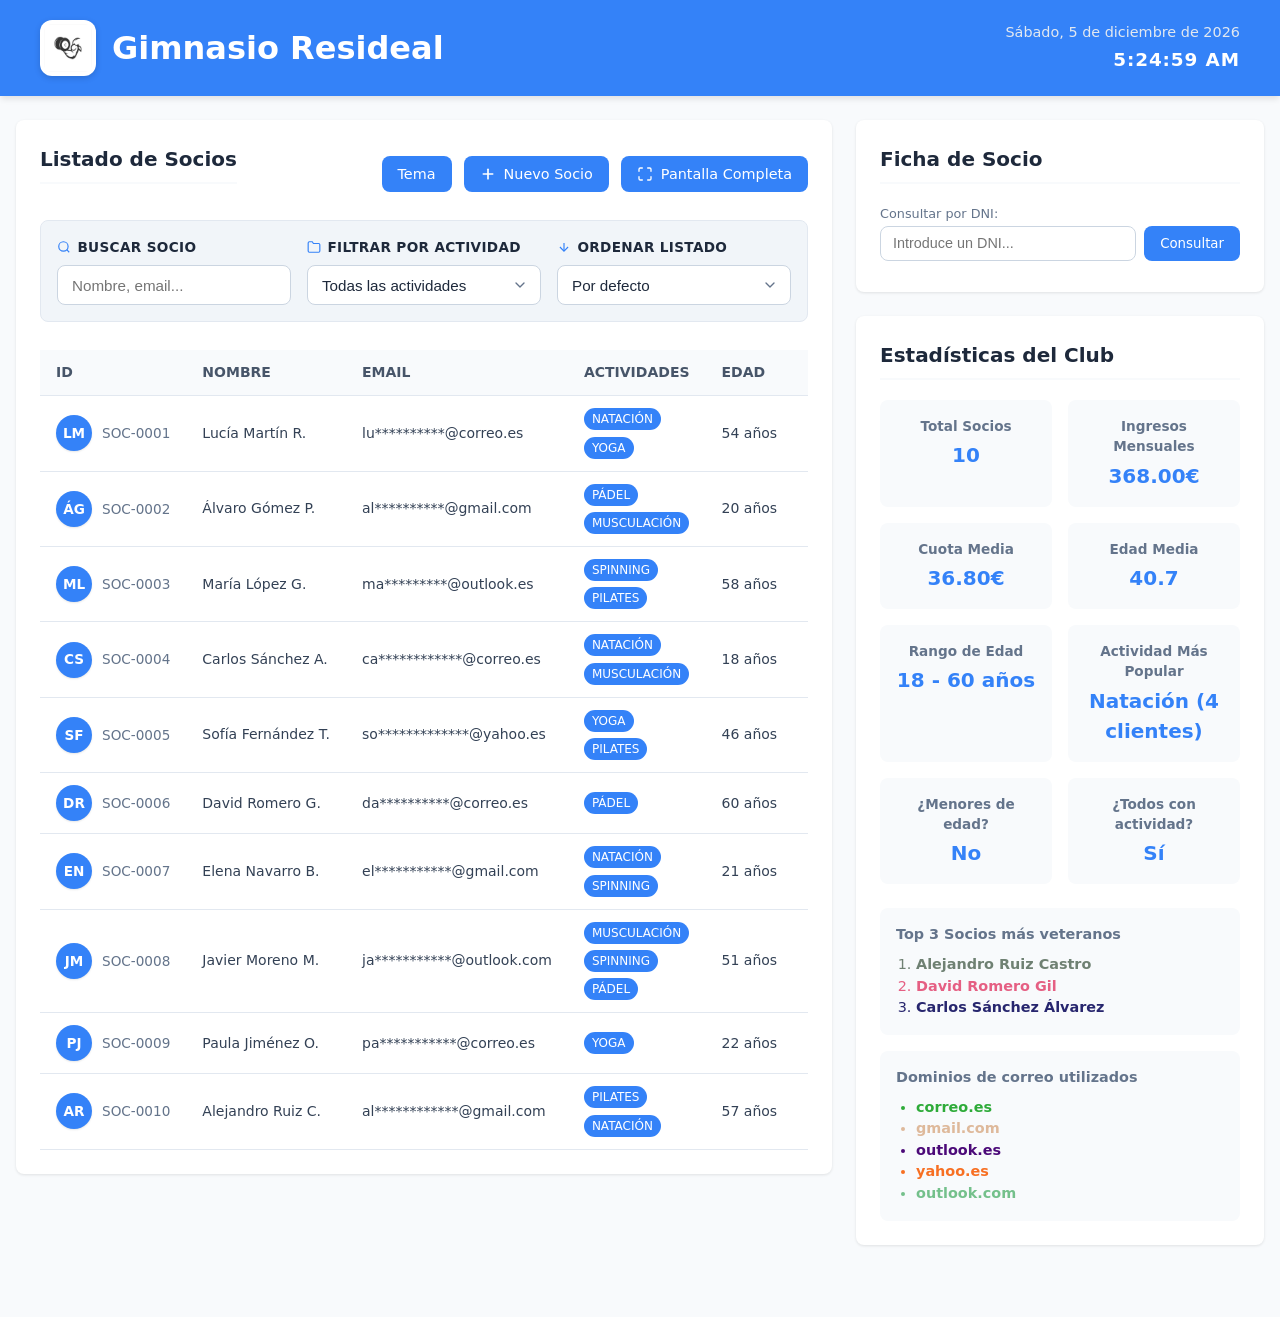
<file: index.html>
<!doctype html>
<html lang="es">
  <head>
    <!-- Define la codificación de texto del documento. -->
    <meta charset="UTF-8" />
    <!-- Ajusta la página al ancho del dispositivo. -->
    <meta name="viewport" content="width=device-width, initial-scale=1.0" />
    <!-- Establece el título que aparece en la pestaña del navegador. -->
    <title>Gestor de Socios - Club Resideal</title>
    <link rel="icon" type="image/ico" href="public/img/logo.ico" />
    <!-- Carga los estilos de la aplicación. -->
    <link rel="stylesheet" href="public/css/style.css" />
    <!-- Inicia los módulos JavaScript de la aplicación. -->
    <script type="module" src="public/js/main.js"></script>
  </head>
  <body>
    <!-- Muestra el nombre del club, la fecha y la hora. -->
    <header id="main-header">
      <div class="header-content">
        <img
          class="header-logo"
          src="public/img/logo.ico"
          alt="Logo del club"
        />
        <h1>Gimnasio Resideal</h1>
        <div class="datetime-container">
          <span id="current-date"></span>
          <span id="current-time"></span>
        </div>
      </div>
    </header>

    <main class="container">
      <!-- Agrupa el listado y el panel lateral del club. -->
      <div class="dashboard-grid">
        <!-- Presenta el listado de socios y sus controles. -->
        <section class="card">
          <div class="section-header">
            <h2>Listado de Socios</h2>
            <div class="header-actions">
              <button id="theme" title="Cambiar de tema" class="btn-primary">
                Tema
              </button>
              <button id="btn-open-alta" class="btn-primary">
                <svg
                  width="16"
                  height="16"
                  viewBox="0 0 24 24"
                  fill="none"
                  stroke="currentColor"
                  stroke-width="2.5"
                  stroke-linecap="round"
                  stroke-linejoin="round"
                >
                  <line x1="12" y1="5" x2="12" y2="19"></line>
                  <line x1="5" y1="12" x2="19" y2="12"></line>
                </svg>
                Nuevo Socio
              </button>
              <button
                id="btn-fullscreen"
                class="btn-primary"
                title="Pantalla completa"
              >
                <svg
                  width="16"
                  height="16"
                  viewBox="0 0 24 24"
                  fill="none"
                  stroke="currentColor"
                  stroke-width="2"
                  stroke-linecap="round"
                  stroke-linejoin="round"
                >
                  <path
                    d="M8 3H5a2 2 0 0 0-2 2v3m18 0V5a2 2 0 0 0-2-2h-3m0 18h3a2 2 0 0 0 2-2v-3M3 16v3a2 2 0 0 0 2 2h3"
                  ></path>
                </svg>
                Pantalla Completa
              </button>
            </div>
          </div>

          <!-- Permite buscar socios, filtrar actividades y ordenar resultados. -->
          <div class="controls-bar">
            <div class="control-card">
              <label for="input-search">
                <svg
                  width="14"
                  height="14"
                  viewBox="0 0 24 24"
                  fill="none"
                  stroke="currentColor"
                  stroke-width="2"
                >
                  <circle cx="11" cy="11" r="8"></circle>
                  <line x1="21" y1="21" x2="16.65" y2="16.65"></line>
                </svg>
                Buscar socio
              </label>
              <input
                type="text"
                id="input-search"
                placeholder="Nombre, email..."
              />
            </div>

            <div class="control-card">
              <label for="select-activity-filter">
                <svg
                  width="14"
                  height="14"
                  viewBox="0 0 24 24"
                  fill="none"
                  stroke="currentColor"
                  stroke-width="2"
                >
                  <path
                    d="M22 19a2 2 0 0 1-2 2H4a2 2 0 0 1-2-2V5a2 2 0 0 1 2-2h5l2 3h9a2 2 0 0 1 2 2z"
                  ></path>
                </svg>
                Filtrar por actividad
              </label>
              <select id="select-activity-filter"></select>
            </div>

            <div class="control-card">
              <label for="select-order">
                <svg
                  width="14"
                  height="14"
                  viewBox="0 0 24 24"
                  fill="none"
                  stroke="currentColor"
                  stroke-width="2"
                >
                  <line x1="12" y1="5" x2="12" y2="19"></line>
                  <polyline points="19 12 12 19 5 12"></polyline>
                </svg>
                Ordenar listado
              </label>
              <select id="select-order">
                <option value="default">Por defecto</option>
                <option value="nombre">Por Nombre</option>
                <option value="apellidos">Por Apellidos</option>
                <option value="jovenes">Más jóvenes primero</option>
                <option value="antiguos">Más antiguos primero</option>
                <option value="cuota">Por cuota (Menor a mayor)</option>
                <option value="cuotamayor">Por cuota (Mayor a menor)</option>
              </select>
            </div>
          </div>

          <!-- Muestra los socios en una tabla adaptable. -->
          <div class="table-responsive">
            <table>
              <thead>
                <tr>
                  <th>ID</th>
                  <th>NOMBRE</th>
                  <th>EMAIL</th>
                  <th>ACTIVIDADES</th>
                  <th>EDAD</th>
                  <th>CUOTA</th>
                  <th>ANTIGÜEDAD</th>
                </tr>
              </thead>
              <tbody id="tbody-socios">
                <!-- JavaScript inserta aquí las filas de socios. -->
              </tbody>
            </table>
          </div>
        </section>

        <!-- Agrupa la consulta individual y las estadísticas del club. -->
        <div class="sidebar-column">
          <!-- Permite consultar la ficha de un socio por su DNI. -->
          <section class="card">
            <h2>Ficha de Socio</h2>
            <div class="control-group">
              <label for="input-dni-search">Consultar por DNI:</label>
              <div class="search-inline">
                <input
                  type="text"
                  id="input-dni-search"
                  placeholder="Introduce un DNI..."
                  maxlength="9"
                />
                <button id="btn-search-dni" class="btn-primary">
                  Consultar
                </button>
              </div>
              <div id="datosConsulta"></div>
            </div>
          </section>

          <!-- Muestra los totales y resúmenes de los socios. -->
          <section class="card">
            <h2>Estadísticas del Club</h2>
            <div class="stats-grid">
              <div class="stat-box">
                <h3>Total Socios</h3>
                <p id="stat-total-socios">0</p>
              </div>
              <div class="stat-box">
                <h3>Ingresos Mensuales</h3>
                <p id="stat-ingresos">0.00 €</p>
              </div>
              <div class="stat-box">
                <h3>Cuota Media</h3>
                <p id="stat-cuota-media">0.00 €</p>
              </div>
              <div class="stat-box">
                <h3>Edad Media</h3>
                <p id="stat-edad-media">0.0 años</p>
              </div>
              <div class="stat-box">
                <h3>Rango de Edad</h3>
                <p>
                  <span id="stat-edad-min">0</span> -
                  <span id="stat-edad-max">0</span> años
                </p>
              </div>
              <div class="stat-box">
                <h3>Actividad Más Popular</h3>
                <p id="stat-populares">-</p>
              </div>
              <div class="stat-box">
                <h3>¿Menores de edad?</h3>
                <p id="stat-menores">-</p>
              </div>
              <div class="stat-box">
                <h3>¿Todos con actividad?</h3>
                <p id="stat-todos-actividad">-</p>
              </div>
            </div>

            <div class="stats-extra-grid">
              <div class="stat-box-large">
                <h3>Top 3 Socios más veteranos</h3>
                <ol id="stat-veteranos-list"></ol>
              </div>
              <div class="stat-box-large">
                <h3>Dominios de correo utilizados</h3>
                <ul id="stat-dominios-list"></ul>
              </div>
            </div>
          </section>
        </div>
      </div>
    </main>

    <!-- Contiene el formulario para registrar un socio nuevo. -->
    <div id="modal-alta" class="custom-modal-backdrop hidden">
      <div class="custom-modal-content">
        <div class="modal-header">
          <h2>Dar de Alta Nuevo Socio</h2>
          <button id="btn-close-alta" class="btn-close">&times;</button>
        </div>
        <div class="modal-body">
          <!-- Recoge los datos necesarios para crear el socio. -->
          <form id="form-alta" novalidate>
            <!-- Solicita el nombre del socio. -->
            <div class="form-group">
              <label for="alta-nombre">Nombre:</label>
              <input
                type="text"
                id="alta-nombre"
                name="nombre"
                placeholder="Ej: María José"
              />
              <span class="error-msg" id="error-nombre"></span>
            </div>

            <!-- Solicita los apellidos del socio. -->
            <div class="form-group">
              <label for="alta-apellidos">Apellidos:</label>
              <input
                type="text"
                id="alta-apellidos"
                name="apellidos"
                placeholder="Ej: Martín Ruiz"
              />
              <span class="error-msg" id="error-apellidos"></span>
            </div>

            <!-- Solicita el documento de identidad del socio. -->
            <div class="form-group">
              <label for="alta-dni">DNI:</label>
              <input
                type="text"
                id="alta-dni"
                name="dni"
                placeholder="12345678Z"
                maxlength="9"
              />
              <span class="error-msg" id="error-dni"></span>
            </div>

            <!-- Solicita el correo de contacto del socio. -->
            <div class="form-group">
              <label for="alta-email">Email:</label>
              <input
                type="email"
                id="alta-email"
                name="email"
                autocomplete="email"
                placeholder="correo@dominio.es"
              />
              <span class="error-msg" id="error-email"></span>
            </div>

            <!-- Solicita el teléfono de contacto del socio. -->
            <div class="form-group">
              <label for="alta-telefono">Teléfono:</label>
              <input
                type="text"
                id="alta-telefono"
                name="telefono"
                placeholder="612 345 678"
                maxlength="11"
              />
              <span class="error-msg" id="error-telefono"></span>
            </div>

            <!-- Solicita la fecha de nacimiento para validar la edad. -->
            <div class="form-group">
              <label for="alta-nacimiento">Fecha de Nacimiento:</label>
              <input
                type="text"
                id="alta-nacimiento"
                name="nacimiento"
                placeholder="dd/mm/aaaa"
              />
              <span class="error-msg" id="error-nacimiento"></span>
            </div>

            <!-- Solicita la cuota mensual del socio. -->
            <div class="form-group form-full" style="max-width: 50%">
              <label for="alta-cuota">Cuota Mensual (€):</label>
              <input
                type="number"
                id="alta-cuota"
                name="cuota"
                step="0.01"
                placeholder="35"
                min="1"
                max="100"
              />
              <span class="error-msg" id="error-cuota"></span>
            </div>

            <!-- Permite elegir las actividades del socio. -->
            <fieldset class="form-group form-full">
              <legend>Actividades:</legend>
              <div class="tags-container" id="alta-actividades"></div>
              <span class="error-msg" id="error-actividades"></span>
            </fieldset>

            <button type="submit" class="btn-primary btn-block form-full">
              Registrar Socio
            </button>
          </form>
        </div>
      </div>
    </div>

    <!-- Recibe los avisos temporales de éxito y error. -->
    <div id="toast-container" class="toast-container" aria-live="polite"></div>
  </body>
</html>
</file>
<file: public/css/style.css>
/* Guarda los colores, bordes y medidas compartidos por la interfaz. */
:root {
  --primary-color: #3482f8;
  --primary-hover: #1d5ed8;
  --bg-color: #f8fafc;
  --card-bg: #ffffff;
  --text-color: #1e293b;
  --text-muted: #64748b;
  --border-color: #cbd5e1;
  --error-color: #dc2626;
  --success-color: #16a34a;
  --radius: 8px;
}

/* Elimina márgenes por defecto y usa un modelo de caja predecible. */
*,
*::before,
*::after {
  box-sizing: border-box;
  margin: 0;
  padding: 0;
}

/* Define la tipografía, el fondo y el color general de la página. */
body {
  font-family:
    system-ui,
    -apple-system,
    BlinkMacSystemFont,
    "Segoe UI",
    Roboto,
    Oxygen,
    Ubuntu,
    Cantarell,
    sans-serif;
  background-color: var(--bg-color);
  color: var(--text-color);
  line-height: 1.5;
  padding-bottom: 3rem;
  overflow-x: hidden;
}

/* Evita el desplazamiento del fondo mientras hay un modal abierto. */
body:has(.custom-modal-backdrop:not(.hidden)) {
  overflow: hidden;
}

/* Da jerarquía visual a los títulos de sección. */
h2 {
  margin-bottom: 1.25rem;
  font-size: 1.25rem;
  color: var(--text-color);
  border-bottom: 2px solid var(--bg-color);
  padding-bottom: 0.5rem;
}

/* Atenúa los textos secundarios y los títulos de estadísticas. */
.text-muted,
.stat-box h3,
.stat-box-large h3 {
  color: var(--text-muted);
  font-size: 0.9rem;
}

/* Oculta elementos marcados como no visibles. */
.hidden {
  display: none !important;
}

/* Destaca la cabecera principal con el color de marca. */
#main-header {
  background-color: var(--primary-color);
  color: white;
  padding: 1.25rem 1rem;
  box-shadow: 0 4px 6px -1px rgb(0 0 0 / 0.1);
}

/* Centra la cabecera y el contenedor con un ancho máximo común. */
.header-content,
.container {
  max-width: 1400px;
  margin: 0 auto;
  padding: 0 1.5rem;
}

/* Alinea el título y el reloj de la cabecera. */
.header-content {
  display: flex;
  justify-content: flex-start;
  align-items: center;
  flex-wrap: nowrap;
  gap: 1rem;
}

/* Mantiene el título junto al logo y empuja la fecha hacia el extremo derecho. */
.header-content h1 {
  margin-right: auto;
}

/* Ajusta el logo al tamaño de la cabecera sin deformarlo. */
.header-logo {
  width: 3.5rem;
  height: 3.5rem;
  padding: 0.25rem;
  object-fit: contain;
  flex: 0 0 auto;
  background-color: white;
  border-radius: 0.75rem;
  box-shadow: 0 2px 6px rgb(0 0 0 / 0.15);
}

/* Apila la fecha y la hora al lado derecho de la cabecera. */
.datetime-container {
  display: flex;
  flex-direction: column;
  align-items: flex-end;
  gap: 0.15rem;
}

/* Ajusta el tamaño y el color de la fecha. */
#current-date {
  font-size: 0.9rem;
  font-weight: 500;
  color: #e2e8f0;
}

/* Destaca la hora y mantiene alineadas sus cifras. */
#current-time {
  font-size: 1.15rem;
  font-weight: 700;
  letter-spacing: 0.05em;
  font-variant-numeric: tabular-nums;
}

/* Separa verticalmente el contenido principal de la página. */
.container {
  margin-top: 1.5rem;
  margin-bottom: 1.5rem;
  padding: 0 1rem;
  display: flex;
  flex-direction: column;
  gap: 1.5rem;
}

/* Apila el listado y el panel lateral en pantallas estrechas. */
.dashboard-grid {
  display: grid;
  grid-template-columns: 1fr;
  gap: 1.5rem;
  align-items: start;
}

/* Coloca el listado y el panel lateral en columnas amplias. */
@media (min-width: 1024px) {
  /* Da más espacio al listado y reserva una columna para el panel lateral. */
  .dashboard-grid {
    grid-template-columns: 2fr 1fr;
  }
}

/* Presenta cada sección dentro de una tarjeta. */
.card {
  background: var(--card-bg);
  border-radius: var(--radius);
  padding: 1rem;
  box-shadow: 0 1px 3px 0 rgb(0 0 0 / 0.1);
  overflow: hidden;
}

/* Aumenta el espacio interior de las tarjetas en pantallas medianas. */
@media (min-width: 768px) {
  /* Añade más espacio interior cuando aumenta el ancho de pantalla. */
  .card {
    padding: 1.5rem;
  }
}

/* Alinea el título de la sección con sus botones. */
.section-header {
  display: flex;
  justify-content: space-between;
  align-items: center;
  margin-bottom: 1rem;
  flex-wrap: wrap;
  gap: 1rem;
}

/* Distribuye las acciones del encabezado y permite que se ajusten. */
.header-actions {
  display: flex;
  gap: 0.75rem;
  align-items: center;
  flex-wrap: wrap;
  width: 100%;
}

/* Coloca las acciones en una fila cuando hay espacio suficiente. */
@media (min-width: 640px) {
  /* Ajusta el ancho del grupo de acciones al contenido. */
  .header-actions {
    width: auto;
  }
}

/* Alinea los botones del encabezado y reparte su espacio. */
.header-actions button {
  display: inline-flex;
  align-items: center;
  gap: 0.5rem;
  font-size: 0.9rem;
  flex: 1;
  justify-content: center;
}

/* Evita que los botones se estiren en pantallas amplias. */
@media (min-width: 640px) {
  /* Evita que los botones conserven el crecimiento flexible. */
  .header-actions button {
    flex: initial;
  }
}

/* Distribuye los controles de búsqueda en una cuadrícula adaptable. */
.controls-bar {
  display: grid;
  grid-template-columns: repeat(auto-fit, minmax(180px, 1fr));
  gap: 1rem;
  margin-bottom: 1.75rem;
  background: #f1f5f9;
  padding: 1rem;
  border-radius: var(--radius);
  border: 1px solid #e2e8f0;
}

/* Apila cada etiqueta encima de su control. */
.control-card {
  display: flex;
  flex-direction: column;
  gap: 0.5rem;
}

/* Da formato a las etiquetas de búsqueda y filtro. */
.control-card label {
  display: flex;
  align-items: center;
  gap: 0.4rem;
  font-weight: 600;
  font-size: 0.85rem;
  color: var(--text-color);
  text-transform: uppercase;
  letter-spacing: 0.025em;
}

/* Aplica el color principal a los iconos de los controles. */
.control-card label svg {
  color: var(--primary-color);
}

/* Da un estilo común a las etiquetas de los formularios. */
label {
  font-weight: 500;
  font-size: 0.8rem;
  color: var(--text-muted);
}

/* Apila los campos y separa sus etiquetas de sus valores. */
.control-group,
.form-group {
  display: flex;
  flex-direction: column;
  gap: 0.2rem;
  margin-bottom: 0.25rem;
}

/* Quita el borde nativo del grupo de casillas y mantiene el diseño del formulario. */
#form-alta fieldset {
  border: 0;
  min-width: 0;
  padding: 0;
}

/* Da a la leyenda del grupo el mismo estilo que a las etiquetas del formulario. */
#form-alta legend {
  font-weight: 500;
  font-size: 0.8rem;
  color: var(--text-muted);
}

/* Unifica el tamaño, el borde y el color de los campos de entrada. */
.control-card input,
.control-card select,
input[type="text"],
input[type="email"],
input[type="number"],
select {
  width: 100%;
  padding: 0.5rem 0.75rem;
  background-color: #ffffff;
  border: 1px solid var(--border-color);
  border-radius: var(--radius);
  font-size: 0.9rem;
  color: var(--text-color);
  outline: none;
  transition: all 0.2s ease-in-out;
}

/* Amplía los campos dentro de la barra de controles. */
.control-card input,
.control-card select {
  padding: 0.65rem 0.875rem;
  font-size: 0.95rem;
}

/* Resalta los campos de control al pasar el puntero. */
.control-card input:hover,
.control-card select:hover {
  border-color: #94a3b8;
}

/* Resalta los campos cuando reciben el foco. */
.control-card input:focus,
.control-card select:focus,
input:focus,
select:focus {
  border-color: var(--primary-color);
  box-shadow: 0 0 0 3px rgba(37, 99, 235, 0.15);
}

/* Personaliza la flecha y el espacio interior de los selectores. */
select {
  appearance: none;
  background-image: url("data:image/svg+xml;charset=UTF-8,%3csvg xmlns='http://www.w3.org/2000/svg' viewBox='0 0 24 24' fill='none' stroke='%2364748b' stroke-width='2' stroke-linecap='round' stroke-linejoin='round'%3e%3cpolyline points='6 9 12 15 18 9'%3e%3c/polyline%3e%3c/svg%3e");
  background-repeat: no-repeat;
  background-position: right 0.75rem center;
  background-size: 1rem;
  padding-right: 2.5rem;
  cursor: pointer;
}

/* Coloca el campo y el botón de consulta en una misma fila. */
.search-inline {
  display: flex;
  gap: 0.5rem;
}

/* Permite que el campo de consulta use el espacio sobrante. */
.search-inline input {
  flex: 1;
}

/* Mantiene los botones y campos cómodos de usar en pantallas estrechas. */
@media (max-width: 480px) {
  #main-header {
    padding: 1rem;
  }

  .header-content {
    display: grid;
    grid-template-columns: auto minmax(0, 1fr);
    align-items: center;
    gap: 0.25rem 0.75rem;
    padding: 0;
  }

  .header-logo {
    grid-row: 1 / span 2;
    width: 3rem;
    height: 3rem;
  }

  .header-content h1 {
    font-size: 1.5rem;
    line-height: 1.2;
    margin-right: 0;
  }

  .datetime-container {
    flex-direction: row;
    align-items: flex-start;
    flex-wrap: wrap;
    column-gap: 0.75rem;
    row-gap: 0.15rem;
    grid-column: 2;
  }

  .header-actions {
    display: grid;
    grid-template-columns: minmax(0, 1fr);
  }

  .header-actions button {
    width: 100%;
    flex: none;
  }

  .controls-bar {
    grid-template-columns: minmax(0, 1fr);
  }

  .search-inline {
    flex-direction: column;
  }

  .search-inline input,
  .search-inline button {
    width: 100%;
    min-width: 0;
  }
}

/* Define el estilo común y los estados de los botones. */
button {
  cursor: pointer;
  font-family: inherit;
  font-weight: 500;
  border: none;
  border-radius: var(--radius);
  padding: 0.6rem 1rem;
  transition: background-color 0.2s;
}

/* Atenúa los botones deshabilitados y bloquea el cursor de acción. */
button:disabled {
  opacity: 0.5;
  cursor: not-allowed;
  background-color: #cbd5e1 !important;
  color: #64748b !important;
}

/* Destaca los botones de acción principal. */
.btn-primary {
  background-color: var(--primary-color);
  color: white;
}

/* Cambia el tono del botón principal al pasar el puntero. */
.btn-primary:hover {
  background-color: var(--primary-hover);
}

/* Extiende el botón a todo el ancho disponible. */
.btn-block {
  width: 100%;
}

/* Cubre la pantalla y centra la ventana modal. */
.custom-modal-backdrop {
  position: fixed;
  inset: 0;
  background-color: rgba(0, 0, 0, 0.5);
  backdrop-filter: blur(2px);
  z-index: 1000;
  display: flex;
  align-items: center;
  justify-content: center;
  animation: fadeIn 0.2s ease-in-out;
}

/* Limita el tamaño de la ventana y permite que su contenido se recorte. */
.custom-modal-content {
  background: var(--card-bg);
  border-radius: var(--radius);
  padding: 0;
  width: 92%;
  max-width: 750px;
  max-height: 90vh;
  box-shadow:
    0 20px 25px -5px rgb(0 0 0 / 0.1),
    0 8px 10px -6px rgb(0 0 0 / 0.1);
  overflow: hidden;
}

/* Alinea el título y el botón de cierre del modal. */
.modal-header {
  display: flex;
  justify-content: space-between;
  align-items: center;
  padding: 1rem 1.25rem;
  border-bottom: 1px solid var(--bg-color);
}

/* Ajusta el título para integrarlo en la cabecera del modal. */
.modal-header h2 {
  margin-bottom: 0;
  border-bottom: none;
  padding-bottom: 0;
  font-size: 1.15rem;
}

/* Da formato al botón que cierra el modal. */
.btn-close {
  background: transparent;
  font-size: 1.5rem;
  color: var(--text-muted);
  padding: 0 0.5rem;
  cursor: pointer;
  border: none;
}

/* Marca el botón de cierre como una acción de salida. */
.btn-close:hover {
  color: var(--error-color);
}

/* Permite desplazar el contenido del modal si supera su altura. */
.modal-body {
  padding: 1rem 1.25rem;
  max-height: calc(90vh - 65px);
  overflow-y: auto;
}

/* Hace aparecer el fondo del modal mediante una transición. */
@keyframes fadeIn {
  /* Inicia la animación con el fondo transparente. */
  from {
    opacity: 0;
  }
  /* Termina la animación con el fondo visible. */
  to {
    opacity: 1;
  }
}

/* Organiza los campos del formulario de alta en una cuadrícula. */
#form-alta {
  display: grid;
  grid-template-columns: 1fr;
  gap: 0.75rem;
}

/* Distribuye los campos en dos columnas en pantallas amplias. */
@media (min-width: 640px) {
  #form-alta {
    grid-template-columns: repeat(2, 1fr);
    gap: 0.5rem 0.85rem;
  }
}

/* Quita el margen adicional de los campos dentro del formulario. */
#form-alta .form-group {
  margin-bottom: 0;
}

/* Hace que los controles marcados ocupen todas las columnas. */
.form-full {
  grid-column: 1 / -1;
}

/* Mantiene el botón de envío al final y a todo el ancho. */
#form-alta button[type="submit"] {
  grid-column: 1 / -1;
  margin-top: 0.5rem;
}

/* Organiza las actividades como etiquetas flexibles. */
.tags-container,
.contenedor-actividades {
  display: flex;
  flex-wrap: wrap;
  gap: 0.4rem;
}

/* Separa el selector de actividades de su etiqueta. */
.tags-container {
  margin-top: 0.25rem;
}

/* Oculta la casilla original que controla cada etiqueta. */
.hidden-checkbox {
  display: none;
}

/* Presenta cada opción de actividad como una etiqueta seleccionable. */
.tag-chip {
  display: inline-flex;
  align-items: center;
  padding: 0.35rem 0.75rem;
  background-color: #f1f5f9;
  border: 1px solid var(--border-color);
  border-radius: 50rem;
  font-size: 0.82rem;
  font-weight: 500;
  color: var(--text-color);
  cursor: pointer;
  user-select: none;
  white-space: nowrap;
  transition: all 0.2s ease-in-out;
}

/* Resalta la etiqueta al pasar el puntero. */
.tag-chip:hover {
  background-color: #e2e8f0;
  border-color: #94a3b8;
}

/* Marca la etiqueta cuando su casilla está seleccionada. */
.tag-chip:has(.hidden-checkbox:checked) {
  background-color: #dbeafe;
  border-color: var(--primary-color);
  color: var(--primary-color);
  font-weight: 600;
}

/* Da formato a las actividades mostradas en la tabla y en la ficha. */
.badge-actividad {
  background-color: var(--primary-color);
  color: var(--card-bg);
  font-size: 0.75rem;
  font-weight: 500;
  padding: 2px 8px;
  border-radius: 9999px;
  display: inline-block;
  white-space: nowrap;
}

/* Permite desplazar horizontalmente la tabla en pantallas estrechas. */
.table-responsive {
  width: 100%;
  overflow-x: auto;
  -webkit-overflow-scrolling: touch;
}

/* Extiende la tabla y junta los bordes de sus celdas. */
table {
  width: 100%;
  border-collapse: collapse;
  text-align: left;
  font-size: 0.875rem;
  color: #334155;
}

/* Separa las celdas y mantiene sus valores en una sola línea. */
th,
td {
  padding: 0.75rem 1rem;
  border-bottom: 1px solid #e2e8f0;
  white-space: nowrap;
}

/* Destaca la cabecera de la tabla. */
th {
  background-color: #f8fafc;
  font-weight: 600;
  color: #475569;
}

/* Resalta la fila de la tabla sobre la que está el puntero. */
tbody tr:hover {
  background-color: #f1f5f9;
}

/* Marca los campos y mensajes que requieren atención. */
.input-error {
  border-color: var(--error-color) !important;
}

/* Enmarca el selector de actividades cuando tiene un error. */
.tags-container.input-error {
  border: 1px solid var(--error-color);
  border-radius: var(--radius);
  padding: 0.5rem;
}

/* Da formato a los mensajes de error junto a los campos. */
.error-msg {
  font-size: 0.75rem;
  color: var(--error-color);
  min-height: 1rem;
}

/* Distribuye las estadísticas en tarjetas adaptables. */
.stats-grid {
  display: grid;
  grid-template-columns: repeat(auto-fit, minmax(150px, 1fr));
  gap: 1rem;
  margin-bottom: 1.5rem;
}

/* Organiza las listas secundarias de estadísticas. */
.stats-extra-grid {
  display: grid;
  grid-template-columns: repeat(auto-fit, minmax(260px, 1fr));
  gap: 1rem;
}

/* Da fondo y espacio interior a las tarjetas de estadísticas. */
.stat-box,
.stat-box-large {
  background: var(--bg-color);
  padding: 1rem;
  border-radius: var(--radius);
}

/* Centra los valores de las estadísticas principales. */
.stat-box {
  text-align: center;
}

/* Ajusta el tamaño de los títulos en las tarjetas pequeñas. */
.stat-box h3 {
  font-size: 0.85rem;
  margin-bottom: 0.25rem;
}

/* Destaca los valores principales de las estadísticas. */
.stat-box p {
  font-size: 1.25rem;
  font-weight: 700;
  color: var(--primary-color);
}

/* Ajusta el título de las tarjetas de listas. */
.stat-box-large h3 {
  font-size: 0.9rem;
  margin-bottom: 0.5rem;
}

/* Alinea y dimensiona las listas de las tarjetas de estadísticas. */
.stat-box-large ol,
.stat-box-large ul {
  padding-left: 1.25rem;
  font-size: 0.9rem;
}

/* Presenta las iniciales del socio dentro de un avatar circular. */
.avatar-iniciales {
  width: 36px;
  height: 36px;
  background-color: var(--primary-color);
  color: #ffffff;
  font-weight: 600;
  font-size: 0.85rem;
  border-radius: 50%;
  display: flex;
  align-items: center;
  justify-content: center;
  box-shadow: 0 1px 2px rgba(0, 0, 0, 0.1);
  cursor: default;
  flex-shrink: 0;
}

/* Alinea el avatar y el identificador de socio. */
.socio-id-container {
  display: flex;
  align-items: center;
  gap: 10px;
}

/* Usa un color secundario para identificadores y etiquetas de la ficha. */
.id-numero,
.socio-label {
  color: var(--text-muted);
}

/* Ajusta el tamaño y el peso del identificador. */
.id-numero {
  font-weight: 500;
  font-size: 0.85rem;
}

/* Da formato a la tarjeta con los detalles del socio consultado. */
.socio-card {
  background: #ffffff;
  border: 1px solid #e2e8f0;
  border-radius: 12px;
  padding: 1.5rem;
  box-shadow:
    0 4px 6px -1px rgba(0, 0, 0, 0.05),
    0 2px 4px -1px rgba(0, 0, 0, 0.03);
  max-width: 100% !important;
  width: 100%;
}

/* Organiza el nombre del socio en la cabecera de su ficha. */
.socio-header {
  display: flex;
  align-items: center;
  justify-content: space-between;
  margin: 0 0 1rem;
  border-bottom: 2px solid #f1f5f9;
  padding-bottom: 0.5rem;
}

/* Ajusta el nombre dentro de la cabecera de la ficha. */
.socio-header h3 {
  margin: 0;
  font-size: 1.15rem;
  color: var(--text-color);
}

/* Distribuye los datos de la ficha en dos columnas. */
.socio-grid {
  display: grid;
  grid-template-columns: 1fr 1fr;
  gap: 0.75rem;
  font-size: 0.9rem;
}

/* Apila la etiqueta y el valor de cada dato de la ficha. */
.socio-field {
  display: flex;
  flex-direction: column;
}

/* Hace que los datos marcados ocupen todo el ancho de la ficha. */
.socio-full {
  grid-column: span 2;
}

/* Presenta los títulos de datos como etiquetas secundarias. */
.socio-label {
  font-size: 0.75rem;
  text-transform: uppercase;
  letter-spacing: 0.05em;
  margin-bottom: 0.15rem;
}

/* Define el color de los valores de la ficha. */
.socio-value {
  color: #0f172a;
}

/* Mantiene los avisos visibles en la esquina inferior derecha. */
.toast-container {
  position: fixed;
  bottom: 1.5rem;
  right: 1.5rem;
  display: flex;
  flex-direction: column;
  gap: 0.75rem;
  z-index: 99999;
  max-width: 380px;
  width: calc(100% - 3rem);
  pointer-events: none;
}

/* Organiza el icono y el mensaje de cada aviso temporal. */
.toast {
  background: var(--card-bg, #ffffff);
  color: var(--text-color, #1e293b);
  padding: 0.85rem 1rem;
  border-radius: var(--radius, 8px);
  border-left: 4px solid transparent;
  box-shadow:
    0 10px 15px -3px rgb(0 0 0 / 0.1),
    0 4px 6px -4px rgb(0 0 0 / 0.1);
  display: flex;
  align-items: center;
  gap: 0.75rem;
  pointer-events: auto;
  animation: toastSlideIn 0.3s cubic-bezier(0.16, 1, 0.3, 1) forwards;
  position: relative;
  overflow: hidden;
}

/* Colorea los avisos que informan de un error. */
.toast.toast-error {
  border-left-color: var(--error-color, #dc2626);
  background-color: #fef2f2;
  color: #991b1b;
}

/* Colorea el icono del aviso de error. */
.toast.toast-error svg {
  color: var(--error-color, #dc2626);
}

/* Colorea los avisos que confirman una acción correcta. */
.toast.toast-correcto {
  border-left-color: var(--success-color, #16a34a);
  background-color: #f0fdf4;
  color: #166534;
}

/* Colorea el icono del aviso de éxito. */
.toast.toast-correcto svg {
  color: var(--success-color, #16a34a);
}

/* Evita que el icono del aviso se encoja. */
.toast svg {
  flex-shrink: 0;
}

/* Permite que el mensaje ocupe el espacio restante del aviso. */
.toast-message {
  font-size: 0.9rem;
  font-weight: 500;
  flex: 1;
}

/* Activa la animación de salida del aviso. */
.toast.hiding {
  animation: toastFadeOut 0.25s ease-in forwards;
}

/* Desliza y muestra el aviso al aparecer. */
@keyframes toastSlideIn {
  /* Inicia el aviso desplazado y ligeramente reducido. */
  from {
    opacity: 0;
    transform: translateY(1rem) scale(0.95);
  }
  /* Termina con el aviso en su posición y tamaño normales. */
  to {
    opacity: 1;
    transform: translateY(0) scale(1);
  }
}

/* Desvanece el aviso al retirarlo. */
@keyframes toastFadeOut {
  /* Inicia la salida con el aviso todavía visible. */
  from {
    opacity: 1;
    transform: translateY(0) scale(1);
  }
  /* Termina con el aviso transparente y desplazado. */
  to {
    opacity: 0;
    transform: translateY(0.5rem) scale(0.95);
  }
}

/* Conserva los colores y el tamaño de la página en pantalla completa. */
html:fullscreen,
html:-webkit-full-screen,
html:-moz-full-screen,
body:fullscreen,
body:-webkit-full-screen,
body:-moz-full-screen {
  background-color: var(--bg-color) !important;
  color: var(--text-color) !important;
  width: 100vw !important;
  height: 100vh !important;
  overflow-y: auto !important;
  padding: 1.5rem !important;
}

/* Evita que el fondo del navegador se vea negro detrás de la página. */
body:fullscreen::backdrop {
  background-color: var(--bg-color);
}

/* Apila la ficha y las estadísticas de la columna lateral. */
.sidebar-column {
  display: flex;
  flex-direction: column;
  gap: 1.5rem;
}
</file>
